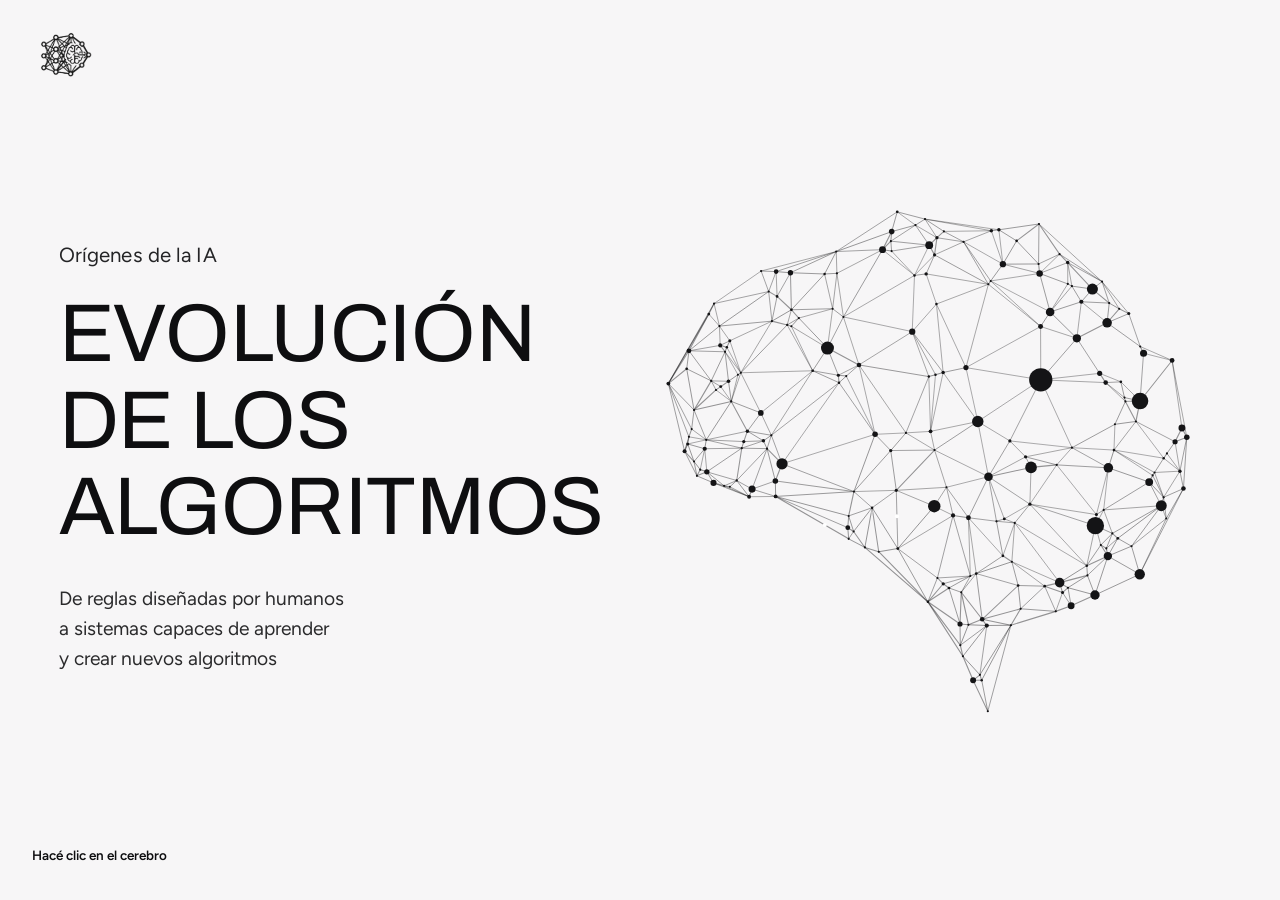
<file: index.html>
<!DOCTYPE html>
<html lang="es">
<head>
<meta charset="utf-8">
<meta name="viewport" content="width=device-width, initial-scale=1">
<title>Evolución de los Algoritmos</title>

<link rel="preconnect" href="https://fonts.googleapis.com">
<link rel="preconnect" href="https://fonts.gstatic.com" crossorigin>
<link rel="stylesheet" href="https://fonts.googleapis.com/css2?family=Archivo:wght@400;500;700&family=Figtree:wght@400;500;600;700&family=Chakra+Petch:wght@600;700&family=IBM+Plex+Mono:wght@400;500&display=swap">

<link rel="stylesheet" href="estilos.css">
</head>
<body>

<button class="logo" id="logo" title="Volver al inicio" aria-label="Volver al inicio"></button>

<div class="barra" id="barra">
  <span class="rotulo">Explorados</span>
  <div class="hitos" id="hitos"></div>
  <div class="riel"><i id="relleno"></i></div>
  <span class="cuenta" id="cuenta">0/9 Conceptos Explorados</span>
</div>

<div class="tapa">

  <div class="intro">
    <p class="rubro">Orígenes de la IA</p>
    <h1>Evolución de los algoritmos</h1>
    <p class="bajada">De reglas diseñadas por humanos<br>a sistemas capaces de aprender<br>y crear nuevos algoritmos</p>
  </div>

  <div class="final">
    <h1>¿Qué cambió?</h1>
    <p class="bajada">Los algoritmos no dejaron de seguir instrucciones.<br>Cambió la forma en que esas instrucciones pueden construirse y utilizarse.</p>
    <ol class="cadena">
      <li>Reglas</li><li>Datos</li><li>Aprendizaje</li>
      <li>Patrones</li><li>Predicción</li><li>Generación</li>
    </ol>
    <p class="pregunta">¿Qué cambia cuando dejamos de decirle al algoritmo exactamente qué hacer y empezamos a enseñarle con datos?</p>
    <p class="guiño">Tocá los nodos para descubrir sus conexiones. No hay un recorrido único.</p>
  </div>

  <div class="escena">
    <div class="cerebro" id="cerebro">
      <svg id="malla" viewBox="0 0 617 563" role="img"
           aria-label="Cerebro dibujado como una red de nodos. Tocalo para empezar."></svg>
      <button class="remapa" id="remapa">&#8635; Volver al mapa</button>
    </div>
  </div>

</div>

<p class="pie" id="pie">Hacé clic en el cerebro</p>

<svg id="cables" aria-hidden="true"></svg>

<button class="salir" id="salir" title="Dejar de navegar" aria-label="Dejar de navegar">
  <svg viewBox="0 0 24 24"><path d="M5 5l14 14M19 5L5 19"/></svg>
</button>

<div id="ventanas"></div>

<script src="script.js"></script>
</body>
</html>
</file>
<file: estilos.css>
:root{
  --paper:#F7F6F7;
  --ink:#0E0E10;
  --ink-soft:#5C5C63;

  --void:#030507;
  --snow:#F2F4F8;
  --snow-soft:#9AA0AE;

  --bg:var(--paper);
  --fg:var(--ink);
  --muted:var(--ink-soft);

  --pasado:#22D3EE;
  --actual:#A855F7;
  --centro:#7C6CF7;

  --win:#080B14;
  --win-edge:#2B2F63;
  --win-inner:#0C1120;
  --win-line:rgba(255,255,255,.09);
  --accent:var(--centro);

  --f-title:"Archivo","Helvetica Neue",Arial,sans-serif;
  --f-body:"Figtree","Helvetica Neue",Arial,sans-serif;
  --f-tech:"Chakra Petch","Trebuchet MS",sans-serif;
  --f-mono:"IBM Plex Mono",Consolas,monospace;
}

body.oscuro{
  --bg:var(--void);
  --fg:var(--snow);
  --muted:var(--snow-soft);
}

*{box-sizing:border-box}
html,body{margin:0;padding:0}
img{max-width:100%;display:block}
button{font:inherit;color:inherit}
body{
  background:var(--bg);
  color:var(--fg);
  font-family:var(--f-body);
  font-size:15px;
  height:100vh;
  height:100dvh;
  overflow:hidden;
  transition:background-color 900ms cubic-bezier(.4,0,.15,1), color 900ms cubic-bezier(.4,0,.15,1);
}

.logo{
  position:fixed;
  top:clamp(20px,2.7vh,34px);left:clamp(22px,2.5vw,44px);
  width:clamp(58px,5.2vw,92px);height:auto;
  aspect-ratio:27/25;
  z-index:12;
  padding:0;border:0;
  cursor:pointer;
  opacity:.92;
  background:var(--marca, none) center/contain no-repeat;
  filter:invert(1);
  transition:filter 900ms, opacity 240ms, transform 240ms, width 700ms cubic-bezier(.4,0,.2,1);
}
body.oscuro .logo{filter:none}
@media (min-width:981px){ body.oscuro .logo{width:54px} }
.logo:hover{transform:scale(1.07);opacity:1}
.logo:focus-visible{outline:2px solid var(--fg);outline-offset:6px;border-radius:6px}

.salir{
  position:fixed;
  top:24px;right:30px;
  z-index:9;
  width:44px;height:44px;
  padding:0;border:0;background:none;
  color:var(--muted);
  cursor:pointer;
  opacity:0;
  pointer-events:none;
  transition:opacity 500ms, color 200ms, transform 200ms;
}
.salir svg{width:100%;height:100%;stroke:currentColor;stroke-width:1.3;fill:none}
body.oscuro .salir{opacity:1;pointer-events:auto}
.salir:hover{color:#fff;transform:rotate(90deg)}
.salir:focus-visible{outline:2px solid var(--fg);outline-offset:4px}

.tapa{
  height:100%;
  display:grid;
  grid-template-columns:1fr;
  align-items:center;
  gap:34px;
  padding:clamp(86px,11vh,120px) 6vw clamp(64px,8vh,92px);
}
@media (min-width:981px){
  .tapa{
    grid-template-columns:minmax(0,.94fr) minmax(0,1.06fr);
    gap:clamp(30px,4vw,76px);
    padding:clamp(84px,10vh,116px) clamp(44px,4.6vw,86px) clamp(64px,8vh,92px);
  }
  body.oscuro .cerebro{width:min(100%, calc(64vh * 617 / 563), 620px)}
}

.intro{
  max-width:min(100%,620px);
  transition:opacity 650ms ease, visibility 0s;
}
body.oscuro .intro{
  opacity:0;
  visibility:hidden;
  pointer-events:none;
  transition:opacity 650ms ease, visibility 0s 650ms;
}
.intro .rubro{
  margin:0 0 clamp(16px,2.6vh,30px);
  font-size:clamp(15px,1.6vw,26px);
  letter-spacing:.005em;
  color:var(--fg);
  opacity:.9;
}
.intro h1{
  margin:0;
  max-width:11ch;
  font-family:var(--f-title);
  font-weight:400;
  font-size:clamp(36px,6.4vw,112px);
  line-height:1.06;
  letter-spacing:-.005em;
  text-transform:uppercase;
}
.intro .bajada{
  margin:clamp(24px,3.6vh,42px) 0 0;
  font-size:clamp(14px,1.5vw,24px);
  line-height:1.58;
  color:var(--fg);
  opacity:.88;
}

.pie{
  position:fixed;
  left:clamp(22px,2.5vw,44px);bottom:clamp(20px,2.6vh,34px);
  font-size:clamp(13px,1.05vw,16px);
  font-weight:600;
  color:var(--fg);
  z-index:4;
  transition:color 900ms, opacity 600ms;
}
body.muda .pie,body.cierre .pie{opacity:0;pointer-events:none}

.escena{
  position:relative;
  height:100%;
  display:flex;
  align-items:center;
  justify-content:center;
  transition:transform 700ms cubic-bezier(.4,0,.2,1);
}
.cerebro{
  position:relative;
  width:min(100%, calc(78vh * 617 / 563), 860px);
  aspect-ratio:617/563;
  transition:width 700ms cubic-bezier(.4,0,.2,1);
}
#malla{
  width:100%;
  height:100%;
  display:block;
  overflow:visible;
}

#malla .lazo{
  stroke-linecap:round;
  transition:stroke 900ms, stroke-opacity 900ms;
}
#malla .celula{
  transition:fill 900ms;
  transform-box:fill-box;
  transform-origin:center;
}

/* Los colores del cerebro los asigna el JavaScript en tiempo de ejecución.
   Las dos reglas siguientes son las únicas que prevalecen sobre fondo claro. */
body:not(.oscuro) #malla .lazo{stroke:#141416;stroke-opacity:.44}
body:not(.oscuro) #malla .celula{fill:#141416}

#malla .halo{opacity:0;transition:opacity 900ms;filter:blur(4px)}
body.oscuro #malla .halo{opacity:1}

#malla .tacto{fill:transparent;cursor:pointer}
body.oscuro:not(.cierre) #malla .tacto{pointer-events:none}

body.oscuro #malla .celula{
  animation:titilar var(--t,4s) ease-in-out var(--d,0s) infinite alternate;
}
@keyframes titilar{from{opacity:.5}to{opacity:1}}

#malla .chispa{opacity:0}
body.oscuro #malla .chispa{opacity:.95}

body.oscuro #malla .lazo.prende{
  animation:prender 1300ms ease-out var(--dp,0s) backwards;
}
@keyframes prender{from{stroke-opacity:0}}
body.oscuro #malla .celula.prende{
  animation:brotar 650ms cubic-bezier(.2,1.5,.4,1) var(--dp,0s) backwards;
}
@keyframes brotar{from{opacity:0;transform:scale(0)}}

.punto{
  position:absolute;
  width:4.34%;
  aspect-ratio:1;
  margin:-2.17% 0 0 -2.17%;
  border:0;padding:0;background:none;
  border-radius:50%;
  cursor:pointer;
  opacity:0;
  transform:scale(.2);
  pointer-events:none;
  transition:opacity 420ms, transform 480ms cubic-bezier(.2,1.5,.4,1);
}
.punto::after{content:"";position:absolute;inset:-14px;border-radius:50%}
.punto.viva{opacity:1;transform:none;pointer-events:auto}
.punto i{
  position:absolute;
  inset:0;
  border-radius:50%;
  background:#EDEDED;
  box-shadow:0 0 0 0 rgba(255,255,255,.5);
  transition:box-shadow 300ms, transform 300ms, background-color 300ms;
}
.punto:hover i,.punto.abierto i{
  transform:scale(1.18);
  background:var(--c,#fff);
  box-shadow:0 0 0 7px rgba(255,255,255,.12), 0 0 26px var(--c,#fff);
}
.punto.visto i{background:var(--c,#fff)}
.punto:focus-visible{outline:2px solid #fff;outline-offset:6px;border-radius:50%}
.punto.llama i{animation:llama 1.1s ease-out 3}
@keyframes llama{
  0%{box-shadow:0 0 0 0 rgba(255,255,255,.5)}
  70%,100%{box-shadow:0 0 0 22px rgba(255,255,255,0)}
}
.punto b{
  position:absolute;
  left:50%;top:calc(100% + 10px);
  transform:translateX(-50%);
  font-family:var(--f-tech);
  font-weight:600;
  font-size:10px;
  letter-spacing:.14em;
  text-transform:uppercase;
  white-space:nowrap;
  color:var(--c,#fff);
  opacity:0;
  pointer-events:none;
  transition:opacity 200ms;
}
.punto:hover b,.punto.abierto b{opacity:.95}

#cables{
  position:fixed;
  inset:0;
  width:100%;height:100%;
  pointer-events:none;
  z-index:2;
}
#cables line{opacity:0;stroke-dasharray:4 6}
#cables line.viva{opacity:.45;animation:tender 700ms ease}
@keyframes tender{from{opacity:0}}

.recuerdo{
  position:absolute;
  width:3.4%;
  min-width:19px;
  aspect-ratio:1;
  margin:-1.7% 0 0 -1.7%;
  border:0;padding:0;
  border-radius:50%;
  cursor:pointer;
  opacity:0;
  transform:scale(.3);
  pointer-events:none;
  background:radial-gradient(circle at 34% 30%,
    color-mix(in srgb, var(--c) 70%, #fff) 0%,
    color-mix(in srgb, var(--c) 55%, #05070E) 55%,
    #0B0E1C 100%);
  box-shadow:0 0 16px color-mix(in srgb, var(--c) 55%, transparent),
             inset 0 0 9px color-mix(in srgb, var(--c) 40%, #fff);
  transition:opacity 500ms, transform 520ms cubic-bezier(.2,1.5,.4,1), box-shadow 260ms;
}
.recuerdo.viva{opacity:1;transform:none;pointer-events:auto}
.recuerdo:hover,.recuerdo.abierto{box-shadow:0 0 26px var(--c), inset 0 0 12px rgba(255,255,255,.55)}
.recuerdo:focus-visible{outline:2px solid var(--c);outline-offset:4px}
.recuerdo b{
  position:absolute;
  left:50%;top:calc(100% + 7px);
  transform:translateX(-50%);
  font-family:var(--f-tech);
  font-weight:600;
  font-size:9.5px;
  letter-spacing:.12em;
  text-transform:uppercase;
  white-space:nowrap;
  color:var(--c);
  opacity:0;
  pointer-events:none;
  transition:opacity 220ms;
}
.recuerdo:hover b,.recuerdo.abierto b{opacity:1}

#ventanas{
  position:fixed;
  inset:0;
  z-index:6;
  pointer-events:none;
  display:flex;
  align-items:center;
  justify-content:flex-end;
  padding:28px 26px 28px 0;
}
.win{
  position:relative;
  pointer-events:auto;
  width:min(62vw,1180px);
  max-height:calc(100dvh - 144px);
  overflow-y:auto;
  overscroll-behavior:contain;
  background:var(--win);
  border:1px solid var(--accent);
  border-radius:14px;
  padding:26px 30px 28px;
  box-shadow:0 30px 90px rgba(0,0,0,.8), 0 0 60px -30px var(--accent);
  animation:aparecer 360ms cubic-bezier(.2,.9,.3,1);
}
.win.enorme{width:min(66vw,1280px)}
@keyframes aparecer{from{opacity:0;transform:translateX(26px)}to{opacity:1;transform:none}}
.win::-webkit-scrollbar{width:7px}
.win::-webkit-scrollbar-thumb{background:var(--accent);border-radius:4px;opacity:.5}

.win-top{display:flex;align-items:center;gap:10px;margin:-6px -8px 4px 0}
.win-top .volver{
  margin-right:auto;
  background:none;border:0;cursor:pointer;
  font-family:var(--f-tech);
  font-size:12px;font-weight:600;
  letter-spacing:.13em;text-transform:uppercase;
  color:var(--muted);
}
.win-top .volver:hover{color:var(--accent)}
.win-top .cerrar{
  background:none;border:0;cursor:pointer;
  color:#9BA3BB;font-size:24px;line-height:1;padding:0 4px;
}
.win-top .cerrar:hover{color:#fff}

.win .rotulo{
  display:block;
  font-family:var(--f-title);
  font-weight:700;
  font-size:clamp(22px,2.3vw,34px);
  line-height:1.05;
  letter-spacing:-.01em;
  color:var(--accent);
  margin:0 0 14px;
}
.win .rotulo.tecno{font-family:var(--f-tech);letter-spacing:.03em;text-transform:uppercase}
.win h2{
  font-family:var(--f-title);
  font-weight:500;
  font-size:clamp(26px,2.4vw,38px);
  line-height:1.08;
  letter-spacing:-.015em;
  margin:0 0 10px;
  color:#fff;
  text-wrap:balance;
}
.win h2.chico{font-size:clamp(21px,2.1vw,28px);font-weight:700}
.win .texto{
  margin:0;
  font-size:clamp(14px,1.15vw,17px);
  line-height:1.6;
  color:#C6CBD8;
  max-width:62ch;
}
.win .texto + .texto{margin-top:10px}
.win .texto.grande{font-size:clamp(16px,1.35vw,20px);color:#DDE3F0}
.win .llamado{
  margin:14px 0 0;
  font-size:clamp(16px,1.4vw,21px);
  color:#fff;
  font-weight:500;
}
.win .dest{color:var(--accent);font-weight:700}

.win h3.seccion{
  font-family:var(--f-title);
  font-weight:700;
  font-size:clamp(18px,1.9vw,25px);
  line-height:1.18;
  margin:24px 0 9px;
  color:#fff;
}
.win h3.seccion.primera{margin-top:2px;color:var(--accent)}
.win .texto.sangria{margin-left:18px}

.saludo{text-align:center}
.saludo .rotulo{
  font-family:var(--f-tech);
  font-size:clamp(15px,1.3vw,19px);
  letter-spacing:.24em;
  text-transform:uppercase;
  color:#fff;
  font-weight:600;
}
.saludo .texto{margin:0 auto;text-align:center}
.saludo .llamado{margin:20px auto}
.zonas{
  display:grid;
  gap:12px;
  margin-top:18px;
}
.zona{
  display:flex;
  align-items:center;
  gap:14px;
  padding:14px 16px;
  border-radius:10px;
  border:1px solid color-mix(in srgb, var(--c) 40%, transparent);
  background:color-mix(in srgb, var(--c) 7%, transparent);
  text-align:left;
  font-size:clamp(13px,1.1vw,16px);
  line-height:1.45;
  color:#D7DCE8;
}
.zona::before{
  content:"";
  flex:none;
  width:16px;height:16px;
  border-radius:50%;
  background:var(--c);
  box-shadow:0 0 18px var(--c);
}
.zona b{color:var(--c)}

.nota{
  display:flex;
  gap:13px;
  align-items:flex-start;
  margin-top:18px;
  padding:13px 15px;
  border:1px solid rgba(255,255,255,.14);
  border-color:color-mix(in srgb, var(--accent) 30%, transparent);
  border-radius:9px;
  font-size:clamp(11.5px,.95vw,13.5px);
  line-height:1.55;
  color:#8E94A6;
}
.nota::before{
  content:"";
  flex:none;
  width:10px;height:10px;
  margin-top:5px;
  background:var(--accent);
  transform:rotate(45deg);
}

.acciones{display:flex;flex-wrap:wrap;gap:12px;margin-top:22px}
.pastilla{
  border:1px solid transparent;
  border-radius:999px;
  padding:13px 26px;
  cursor:pointer;
  background:color-mix(in srgb, var(--accent) 22%, #121735);
  color:#fff;
  font-family:var(--f-tech);
  font-weight:700;
  font-size:clamp(15px,1.4vw,21px);
  letter-spacing:.05em;
  text-transform:uppercase;
  transition:background-color 180ms, transform 180ms, box-shadow 180ms;
}
.pastilla:hover{transform:translateY(-2px);box-shadow:0 0 28px -8px var(--accent)}
.pastilla.visto{
  background:var(--accent);
  color:#05070E;
  box-shadow:0 0 26px -10px var(--accent);
}
.pastilla:focus-visible{outline:2px solid #fff;outline-offset:3px}

.acciones.tarjetas{display:grid;grid-template-columns:repeat(3,1fr);gap:12px}
.tarjeta{
  border:1px solid rgba(255,255,255,.16);
  border-radius:11px;
  background:#0B1220;
  color:#DDE3F0;
  padding:20px 10px;
  min-height:92px;
  cursor:pointer;
  font-weight:600;
  font-size:clamp(13px,1.1vw,16px);
  line-height:1.25;
  transition:border-color 180ms, box-shadow 180ms, color 180ms, background-color 180ms;
}
.tarjeta:hover,.tarjeta:focus-visible{
  border-color:var(--accent);color:#fff;
  box-shadow:0 0 0 1px var(--accent), 0 0 26px -8px var(--accent);
  outline:none;
}
.tarjeta.visto{
  border-color:var(--accent);
  background:color-mix(in srgb, var(--accent) 14%, #0B1220);
  color:#fff;
}

.ancho{
  display:inline-flex;
  align-items:center;
  gap:10px;
  border:1px solid var(--accent);
  border-radius:999px;
  background:none;
  color:var(--accent);
  padding:13px 22px;
  cursor:pointer;
  font-size:clamp(14px,1.2vw,17px);
  font-weight:500;
  transition:box-shadow 180ms, background-color 180ms, color 180ms;
}
.ancho:hover,.ancho:focus-visible{
  background:color-mix(in srgb, var(--accent) 16%, transparent);
  box-shadow:0 0 28px -8px var(--accent);
  outline:none;
}
.ancho.visto{background:var(--accent);color:#05070E}

.enlace{
  display:inline-block;
  margin-top:20px;
  padding:7px 14px;
  border-radius:8px;
  border:1px solid rgba(255,255,255,.14);
  background:rgba(255,255,255,.05);
  color:#9AA3B8;
  font-size:12.5px;
  cursor:pointer;
  transition:color 180ms, border-color 180ms;
}
.enlace:hover{color:#fff;border-color:var(--accent)}

.term{
  margin-top:8px;
  border:1px solid color-mix(in srgb, var(--accent) 45%, transparent);
  border-radius:11px;
  overflow:hidden;
  background:var(--win-inner);
}
.term-top{
  display:flex;align-items:center;justify-content:space-between;gap:10px;
  padding:11px 15px;
  background:#111730;
  border-bottom:1px solid color-mix(in srgb, var(--accent) 32%, transparent);
}
.term-top span{font-family:var(--f-tech);font-size:15px;letter-spacing:.05em;color:#7E879E}
.term-top em{
  font-style:normal;
  font-family:var(--f-mono);
  font-size:12px;letter-spacing:.08em;
  color:var(--accent);
  border:1px solid color-mix(in srgb, var(--accent) 60%, transparent);
  background:color-mix(in srgb, var(--accent) 12%, transparent);
  border-radius:999px;
  padding:3px 14px;
}
.term-cuerpo{
  padding:18px 16px;
  min-height:170px;
  font-family:var(--f-mono);
  font-size:clamp(12px,1vw,14px);
  line-height:1.7;
}
.term-cuerpo .quien{
  display:block;
  color:var(--accent);
  font-weight:500;letter-spacing:.04em;margin-bottom:3px;
}
.term-cuerpo p{margin:0;color:#D5DBEA;white-space:pre-wrap}
.term-cuerpo hr{border:0;border-top:1px dotted rgba(120,150,220,.4);margin:14px 0}
.cursor{
  display:inline-block;
  width:8px;height:15px;
  margin-left:4px;vertical-align:-2px;
  background:var(--accent);
  animation:latir 1s step-end infinite;
}
@keyframes latir{50%{opacity:0}}
.term-pie{
  padding:14px 16px;
  border-top:1px solid color-mix(in srgb, var(--accent) 22%, transparent);
  background:#0A0F1E;
}
.term-pie p{margin:0;font-size:12.5px;line-height:1.5;color:#8990A4}
.term-pie b{
  display:block;margin-top:8px;
  font-family:var(--f-tech);font-size:15px;letter-spacing:.05em;
  color:var(--accent);
}
.term-foto{
  margin:12px 0 0;
  border:1px solid rgba(120,150,220,.3);
  border-radius:7px;overflow:hidden;background:#0A0F1E;
  max-width:300px;
}
.term-codigo{
  margin:11px 0 0;
  padding:11px 13px;
  border-radius:7px;
  background:#070B16;
  border:1px solid rgba(120,150,220,.22);
  font-family:var(--f-mono);
  font-size:12.5px;line-height:1.55;
  color:#8CE0B0;
  overflow-x:auto;white-space:pre;
}

.ficha .anio{
  font-family:var(--f-title);
  font-weight:700;
  font-size:clamp(17px,1.7vw,23px);
  letter-spacing:.05em;
  color:var(--accent);
  margin:0 0 12px;
}

.dupla{
  display:grid;
  grid-template-columns:1fr 1fr;
  gap:22px;
  align-items:center;
  margin-top:6px;
}
.dupla .diagrama{margin:0}
@media (max-width:1100px){ .dupla{grid-template-columns:1fr} }

.diagrama{margin:18px 0 2px}
.diagrama svg{width:100%;height:auto;overflow:visible}

.linea{margin-top:24px;padding-top:6px}
.linea svg{width:100%;height:auto;overflow:visible}
.linea .hito{cursor:pointer}
.linea .hito text{fill:var(--accent);font-family:var(--f-title);font-weight:700;font-size:11px;letter-spacing:.08em}
.linea .hito:hover text,.linea .hito.visto text{fill:#fff}
.linea .hito circle{fill:var(--win);stroke:var(--accent);stroke-width:1.6;transition:fill 200ms}
.linea .hito:hover circle,.linea .hito.visto circle{fill:var(--accent)}

.figura{
  margin:18px 0 0;
  border:1px solid rgba(255,255,255,.14);
  border-color:color-mix(in srgb, var(--accent) 32%, transparent);
  border-radius:11px;
  overflow:hidden;
  background:#070A14;
  padding:14px;
}
.figura svg{width:100%;height:auto;overflow:visible}
.figura .cabeza{margin:0 0 6px;font-weight:600;font-size:14px;color:#E6EAF4}
.figura .cabeza small{display:block;font-weight:400;font-size:11.5px;color:#767D91;margin-top:2px}

.ficha-datos{margin:14px 0 0;font-size:clamp(11.5px,.95vw,13.5px);line-height:1.8;color:#8990A4}
.ficha-datos b{color:#D5DBEA;font-weight:600}
.cita{display:flex;align-items:center;gap:10px;margin-top:12px;font-size:12.5px;color:#8990A4}
.cita::before{content:"";width:10px;height:10px;background:var(--accent);transform:rotate(45deg)}

.remate{
  display:flex;flex-wrap:wrap;align-items:center;justify-content:space-between;
  gap:10px;margin-top:16px;padding-top:13px;
  border-top:1px solid var(--win-line);
}
.remate .fuente{font-size:11.5px;color:#6F7689}
.remate .conclusion{display:flex;align-items:center;gap:10px;font-size:13px;color:#C6CBD8}
.remate .conclusion::before{content:"";width:12px;height:12px;background:var(--accent);transform:rotate(45deg)}

.casillas{display:flex;flex-wrap:wrap;gap:8px;margin-top:14px}
.casilla{
  display:inline-flex;align-items:center;gap:8px;
  border:1px solid rgba(255,255,255,.16);
  background:#0B1220;
  border-radius:8px;
  padding:7px 13px;
  cursor:pointer;
  font-size:12.5px;font-weight:500;
  color:#8990A4;
  transition:color 160ms,border-color 160ms,background-color 160ms;
}
.casilla span{
  width:13px;height:13px;flex:none;
  border-radius:3px;
  border:1.5px solid var(--c);
  background:none;
  position:relative;
  transition:background-color 160ms;
}
.casilla.on{color:#fff;border-color:color-mix(in srgb, var(--c) 60%, transparent);background:#121A2B}
.casilla.on span{background:var(--c)}
.casilla.on span::after{
  content:"";position:absolute;left:3.5px;top:.5px;
  width:3.5px;height:7px;
  border:solid #06080F;border-width:0 2px 2px 0;
  transform:rotate(42deg);
}
.casilla:focus-visible{outline:2px solid var(--c);outline-offset:2px}
.casillas .todos{color:#7C8497;border-style:dashed}
.casillas .todos:hover{color:#fff}

.guia{
  display:block;margin:14px 0 0;padding:0;border:0;background:none;
  cursor:pointer;font-size:14px;font-weight:600;
  color:var(--accent);
  text-decoration:underline;text-underline-offset:3px;
}
.guia:hover{filter:brightness(1.2)}
.secuencia{display:grid;grid-template-columns:repeat(4,1fr);gap:14px;margin-top:16px;cursor:pointer}
.paso{margin:0;opacity:0;transform:translateY(6px);transition:opacity 420ms, transform 420ms}
.paso.viva{opacity:1;transform:none}
.paso img{
  width:100%;aspect-ratio:1;object-fit:cover;
  border-radius:8px;
  border:1px solid rgba(255,255,255,.14);
  background:#05080F;
}
.paso figcaption{margin-top:9px;font-size:12px;color:#8990A4;text-align:center}
.paso.final img{border-color:var(--accent);box-shadow:0 0 26px -6px var(--accent)}
.paso.final figcaption{color:var(--accent);font-weight:700}

.aprende{margin-top:16px}
.muestras{display:grid;grid-template-columns:repeat(3,1fr);gap:14px;margin-top:14px}
.muestra{margin:0;cursor:pointer;position:relative}
.muestra .lienzo{
  position:relative;
  border-radius:9px;overflow:hidden;
  border:1px solid rgba(255,255,255,.15);
  background:#080C16;
  aspect-ratio:1;
}
.muestra .lienzo img,.muestra .lienzo svg{width:100%;height:100%;object-fit:cover;display:block}
.muestra figcaption{
  margin-top:9px;text-align:center;
  font-size:12.5px;font-weight:600;color:#9AA3B8;
}
.muestra.mal .lienzo{border-color:#FF5A6E}
.muestra.mal figcaption{color:#FF5A6E}
.muestra.mal .lienzo::after{
  content:"";position:absolute;inset:14%;
  background:
    linear-gradient(to bottom right, transparent 46%, #FF5A6E 46%, #FF5A6E 54%, transparent 54%),
    linear-gradient(to bottom left,  transparent 46%, #FF5A6E 46%, #FF5A6E 54%, transparent 54%);
}
.muestra.ok .lienzo{border-color:#4ADE80}
.muestra.ok figcaption{color:#4ADE80}
.marco{
  position:absolute;
  border:1.6px dashed #E8FF6B;
  border-radius:3px;
  opacity:0;
  animation:marcar 600ms ease forwards;
}
@keyframes marcar{from{opacity:0;transform:scale(.7)}to{opacity:1;transform:none}}
.aprende .pista{margin-top:12px;font-size:13px;color:#8990A4}
.aprende .pista b{color:var(--accent)}

@media (max-width:980px){
  body{overflow-y:auto;height:auto;min-height:100dvh}
  .tapa{grid-template-columns:1fr;padding:92px 24px 120px;gap:44px;height:auto}
  body.oscuro .tapa{align-content:center;gap:0;min-height:100dvh}
  .intro{max-width:none}
  .escena{min-height:66vw}
  .cerebro{width:min(76vw,420px)}
  .logo{width:44px;top:18px;left:20px}
  .salir{top:14px;right:14px;width:36px;height:36px}
  .pie{left:20px;bottom:16px;font-size:12px}
  #ventanas{align-items:flex-end;justify-content:center;padding:0}
  .win,.win.enorme{width:100%;max-height:84vh;border-radius:16px 16px 0 0;border-bottom:0;padding:20px 18px}
  @keyframes aparecer{from{opacity:0;transform:translateY(40px)}to{opacity:1;transform:none}}
  .acciones.tarjetas,.muestras{grid-template-columns:1fr}
  .secuencia{grid-template-columns:repeat(2,1fr)}
}

@media (prefers-reduced-motion:reduce){
  *,*::before,*::after{
    animation-duration:1ms!important;
    animation-iteration-count:1!important;
    transition-duration:140ms!important;
  }
}

.barra{
  position:fixed;
  top:30px;
  left:50%;
  transform:translateX(-50%);
  z-index:8;
  display:flex;
  align-items:center;
  gap:16px;
  width:min(640px,54vw);
  opacity:0;
  pointer-events:none;
  transition:opacity 600ms;
}
body.oscuro .barra{opacity:1}
body.cierre .barra{opacity:0}
.barra .rotulo{
  font-family:var(--f-tech);
  font-size:11px;
  letter-spacing:.16em;
  text-transform:uppercase;
  color:var(--actual);
  white-space:nowrap;
}
.barra .cuenta{
  font-family:var(--f-tech);
  font-size:11px;
  letter-spacing:.09em;
  color:var(--pasado);
  white-space:nowrap;
  font-variant-numeric:tabular-nums;
}
.barra .hitos{display:flex;gap:11px;align-items:center}
.barra .hitos i{
  width:11px;height:11px;
  border-radius:50%;
  border:1.4px solid color-mix(in srgb, var(--c) 55%, transparent);
  transition:background-color 400ms, box-shadow 400ms, transform 400ms;
}
.barra .hitos i.on{
  background:var(--c);
  box-shadow:0 0 12px var(--c);
  transform:scale(1.2);
}
.barra .riel{
  flex:1;
  height:2px;
  background:rgba(255,255,255,.12);
  border-radius:2px;
  overflow:hidden;
}
.barra .riel i{
  display:block;
  height:100%;
  width:0;
  border-radius:2px;
  background:linear-gradient(90deg, var(--actual), var(--pasado));
  transition:width 700ms cubic-bezier(.3,0,.2,1);
}

.final{
  --u:min(1vw,1.62vh);
  max-width:min(100%,640px);
  opacity:0;
  visibility:hidden;
  pointer-events:none;
  grid-column:1;
  grid-row:1;
  transition:opacity 700ms ease, visibility 0s 700ms;
}
body.cierre .final{opacity:1;visibility:visible;pointer-events:auto;transition:opacity 700ms ease 200ms, visibility 0s}
body.cierre .intro{opacity:0;visibility:hidden}
.intro{grid-column:1;grid-row:1}
.final h1{
  margin:0;
  font-family:var(--f-title);
  font-weight:700;
  font-size:clamp(30px,calc(var(--u) * 4.8),78px);
  line-height:1.04;
  letter-spacing:-.01em;
  text-transform:uppercase;
}
.final .bajada{
  margin:clamp(16px,2.6vh,28px) 0 0;
  max-width:46ch;
  font-size:clamp(13px,calc(var(--u) * 1.34),21px);
  line-height:1.55;
  opacity:.86;
}
.final .cadena{
  list-style:none;
  margin:clamp(18px,3vh,34px) 0 0;
  padding:0;
  display:inline-grid;
  justify-items:center;
  font-size:clamp(12.5px,calc(var(--u) * 1.2),19px);
  line-height:1.32;
}
.final .cadena li{text-align:center;display:grid;justify-items:center;font-weight:700}
.final .cadena li + li::before{
  content:"↓";
  display:block;
  font-weight:400;
  font-size:.9em;
  line-height:1.25;
  opacity:.5;
}
.final .pregunta{
  margin:clamp(18px,3vh,34px) 0 0;
  max-width:44ch;
  font-size:clamp(12px,calc(var(--u) * 1.16),18px);
  line-height:1.55;
  opacity:.6;
}
.final .guiño{
  margin:clamp(12px,2.2vh,22px) 0 0;
  font-size:clamp(11px,calc(var(--u) * .99),15px);
  line-height:1.45;
  opacity:.7;
}
.final .guiño::before{content:"☞ ";opacity:.6}

.remapa{
  position:absolute;
  left:50%;top:50%;
  transform:translate(-50%,-50%);
  z-index:5;
  border:0;
  border-radius:6px;
  background:#101013;
  color:#fff;
  padding:clamp(11px,1.15vh,16px) clamp(20px,2vw,32px);
  font-family:var(--f-tech);
  font-weight:700;
  font-size:clamp(13px,1.05vw,16px);
  letter-spacing:.1em;
  text-transform:uppercase;
  cursor:pointer;
  opacity:0;
  pointer-events:none;
  transition:opacity 500ms, transform 200ms;
}
body.cierre .remapa{opacity:1;pointer-events:auto;transition:opacity 500ms 600ms}
.remapa:hover{transform:translate(-50%,-50%) scale(1.05)}
body.cierre .punto,body.cierre .recuerdo,body.cierre #cables{opacity:0;pointer-events:none}
body.cierre .salir{opacity:0;pointer-events:none}

.win.relato{
  width:min(68vw,1340px);
  padding:0;
  display:grid;
  grid-template-columns:minmax(0,.78fr) minmax(0,1.5fr);
  overflow:hidden;
}
.win.relato > .win-top{
  position:absolute;
  top:12px;right:16px;
  margin:0;
  z-index:4;
}
.relato-foto{
  position:relative;
  min-height:100%;
  background:#05070E;
  overflow:hidden;
}
.relato-foto img{
  width:100%;height:100%;
  object-fit:cover;
  object-position:center top;
  filter:grayscale(1) contrast(1.05);
}
.relato-foto .anio{
  position:absolute;
  top:18px;left:18px;
  font-family:var(--f-title);
  font-weight:700;
  font-size:clamp(24px,2.4vw,34px);
  color:#fff;
  text-shadow:0 2px 14px rgba(0,0,0,.8);
}
.relato-cuerpo{
  padding:26px 28px 28px;
  max-height:calc(100dvh - 146px);
  overflow-y:auto;
}
.relato-cuerpo > h2:first-child{padding-right:150px}
.relato-cuerpo h2 .rot{color:var(--accent)}
.relato-cuerpo .seccion.centrado{text-align:center}
.relato-cuerpo .seccion{font-size:clamp(15px,1.4vw,19px);margin:18px 0 6px}
.relato-cuerpo .texto{font-size:clamp(12.5px,1.05vw,15px);line-height:1.58}

.gente{display:grid;grid-template-columns:repeat(4,1fr);gap:10px;margin:18px 0 4px}
.persona{
  border:0;background:none;padding:0;cursor:pointer;
  display:grid;justify-items:center;gap:7px;
}
.persona .cara{position:relative;display:block;width:100%;max-width:74px}
.persona .cara img{
  width:100%;aspect-ratio:1;border-radius:50%;
  object-fit:cover;
  border:2px solid var(--accent);
  transition:box-shadow 200ms, transform 200ms;
}
.persona .cara i{
  position:absolute;top:-2px;right:-2px;
  width:17px;height:17px;border-radius:50%;
  background:var(--win);
  border:1.4px solid var(--accent);
  color:var(--accent);
  font-style:normal;font-size:10px;font-weight:700;
  display:grid;place-items:center;
}
.persona:hover .cara img,.persona:focus-visible .cara img{
  transform:scale(1.06);
  box-shadow:0 0 22px -4px var(--accent);
}
.persona:focus-visible{outline:none}
.persona .nombre{
  font-size:10.5px;font-weight:700;
  color:var(--accent);
  text-align:center;line-height:1.2;
}

.buscaban{display:flex;flex-wrap:wrap;gap:10px 18px;margin-top:4px}
.busca{
  display:inline-flex;align-items:center;gap:7px;
  font-size:12px;color:#C6CBD8;
}
.busca svg{width:16px;height:16px;color:var(--accent);flex:none}

.caja{
  margin-top:18px;
  padding:14px 16px;
  border-radius:10px;
  border:1px solid color-mix(in srgb, var(--accent) 32%, transparent);
  background:color-mix(in srgb, var(--accent) 7%, transparent);
}
.caja .tit{
  display:block;
  font-size:13.5px;
  color:#fff;
  margin-bottom:6px;
}
.caja .tit::before{content:"◍ ";color:var(--accent)}
.caja i{display:block;font-size:12.5px;color:#D7DCE8;margin-bottom:4px}
.caja p{margin:0;font-size:12px;line-height:1.55;color:#8E94A6}

.enlace.subrayado{
  margin-top:16px;
  border-color:var(--accent);
  color:var(--accent);
  text-decoration:underline;
  text-underline-offset:3px;
}

.asomo{
  position:fixed;
  z-index:30;
  background:#070A14;
  border:1px solid var(--accent);
  border-radius:10px;
  padding:14px 16px;
  box-shadow:0 22px 60px rgba(0,0,0,.8), 0 0 40px -22px var(--accent);
  opacity:0;
  transform:translateY(6px);
  transition:opacity 180ms, transform 180ms;
  pointer-events:none;
}
.asomo.viva{opacity:1;transform:none}
.ficha-persona{width:min(330px,88vw)}
.ficha-persona .quien{
  display:block;
  font-family:var(--f-title);
  font-size:13px;
  letter-spacing:.08em;
  color:var(--accent);
  margin-bottom:8px;
}
.ficha-persona p{margin:0 0 7px;font-size:12px;line-height:1.5;color:#9AA3B8}
.ficha-persona p b{color:#DDE3F0}
.ficha-capa{
  padding:9px 15px;
  font-family:var(--f-title);
  font-size:13px;
  font-weight:700;
  letter-spacing:.02em;
  white-space:nowrap;
  color:var(--accent);
}

.diagrama .capa{cursor:help;outline:none;pointer-events:none}
.diagrama .capa .tocar{pointer-events:all}
.diagrama .capa rect:not(.tocar){transition:stroke-opacity 200ms, fill 200ms}
.diagrama .capa:hover rect:not(.tocar),.diagrama .capa:focus-visible rect:not(.tocar){
  stroke-opacity:1;
  fill:color-mix(in srgb, var(--accent) 18%, #070B16);
}
.diagrama .capa:focus-visible rect:not(.tocar){stroke-width:2}

.ficha-info{width:min(280px,86vw)}
.ficha-info p{margin:0;font-size:12px;line-height:1.5;color:#C6CBD8}
.ficha-xor{width:min(580px,93vw)}
.xor svg{width:100%;height:auto}
.xor .pie{
  margin:8px 0 0;text-align:center;
  font-size:12px;color:#C6CBD8;
}
.xor .fuente{margin:8px 0 0;font-size:9.5px;line-height:1.45;color:#6F7689}

.pieza{margin-top:20px}
.pieza-tit{
  display:flex;align-items:center;gap:9px;
  font-size:clamp(15px,1.4vw,19px);
  font-weight:600;
  color:#fff;
}
.pieza-tit::before{content:"◈";color:var(--accent);font-size:.85em}
.pieza .info{
  width:17px;height:17px;flex:none;
  border-radius:50%;
  border:1.2px solid var(--accent);
  background:none;color:var(--accent);
  font-size:10px;font-weight:700;font-style:italic;
  line-height:1;cursor:pointer;
  display:grid;place-items:center;
}
.pieza .info:hover{background:var(--accent);color:#06080F}
.pieza .diagrama{margin:8px 0 0}

.figura.mapa{background:#05070F;padding:0;overflow:hidden}
.mapa-caja{position:relative;line-height:0}
.mapa-caja img{width:100%;display:block}
.foco{
  position:absolute;
  width:34px;height:34px;
  margin:-17px 0 0 -17px;
  border:0;padding:0;background:none;
  border-radius:50%;
  cursor:pointer;
}
.foco i{
  position:absolute;inset:0;
  border-radius:50%;
  border:1.6px solid var(--c);
  opacity:0;
  transform:scale(.5);
  transition:opacity 220ms, transform 220ms;
}
.foco:hover i,.foco:focus-visible i,.foco.fijo i{opacity:1;transform:scale(1)}
.foco:focus-visible{outline:none}
.foco::after{
  content:"";
  position:absolute;inset:-10px;
  border-radius:50%;
  border:1px solid var(--c);
  opacity:0;
}
.foco:hover::after,.foco.fijo::after{animation:latido 1.6s ease-out infinite}
@keyframes latido{
  0%{opacity:.7;transform:scale(.6)}
  100%{opacity:0;transform:scale(1.5)}
}
.foco .dato{
  position:absolute;
  left:50%;top:calc(100% + 12px);
  transform:translateX(-50%) translateY(-6px);
  width:max-content;
  max-width:210px;
  padding:9px 13px;
  border-radius:9px;
  background:#06080F;
  border:1px solid var(--c);
  box-shadow:0 14px 40px rgba(0,0,0,.8);
  font-size:11.5px;
  line-height:1.35;
  color:#9AA3B8;
  text-align:left;
  opacity:0;
  pointer-events:none;
  transition:opacity 200ms, transform 200ms;
}
.foco:hover .dato,.foco:focus-visible .dato,.foco.fijo .dato{opacity:1;transform:translateX(-50%)}
.foco .dato em{display:inline-block}
.foco .dato b{display:block;color:var(--c);font-size:12.5px;margin-bottom:2px}
.foco .dato em{
  font-style:normal;font-weight:700;
  font-size:19px;color:#fff;
  margin-right:5px;
}

@media (max-width:1100px){
  .win.relato{grid-template-columns:1fr}
  .relato-foto{height:190px;min-height:0}
  .relato-cuerpo{max-height:none}
  .gente{grid-template-columns:repeat(2,1fr)}
}


.punto.falta i{
  box-shadow:0 0 0 3px color-mix(in srgb, var(--c) 45%, transparent);
  animation:falta 1.8s ease-out infinite;
}
@keyframes falta{
  0%{box-shadow:0 0 0 2px color-mix(in srgb, var(--c) 70%, transparent)}
  70%,100%{box-shadow:0 0 0 14px color-mix(in srgb, var(--c) 0%, transparent)}
}
.punto.listo i{background:var(--c)}

.barra.lleno .cuenta{color:var(--actual);font-weight:700}
.barra.lleno .riel{box-shadow:0 0 0 1px color-mix(in srgb, var(--actual) 50%, transparent)}

.pastilla.a-medias,.tarjeta.a-medias,.ancho.a-medias{
  border-style:dashed;
  border-color:var(--accent);
  color:#fff;
}
.ancho.a-medias::after,.pastilla.a-medias::after,.tarjeta.a-medias::after{
  content:" ·";
  color:var(--accent);
}
</file>
